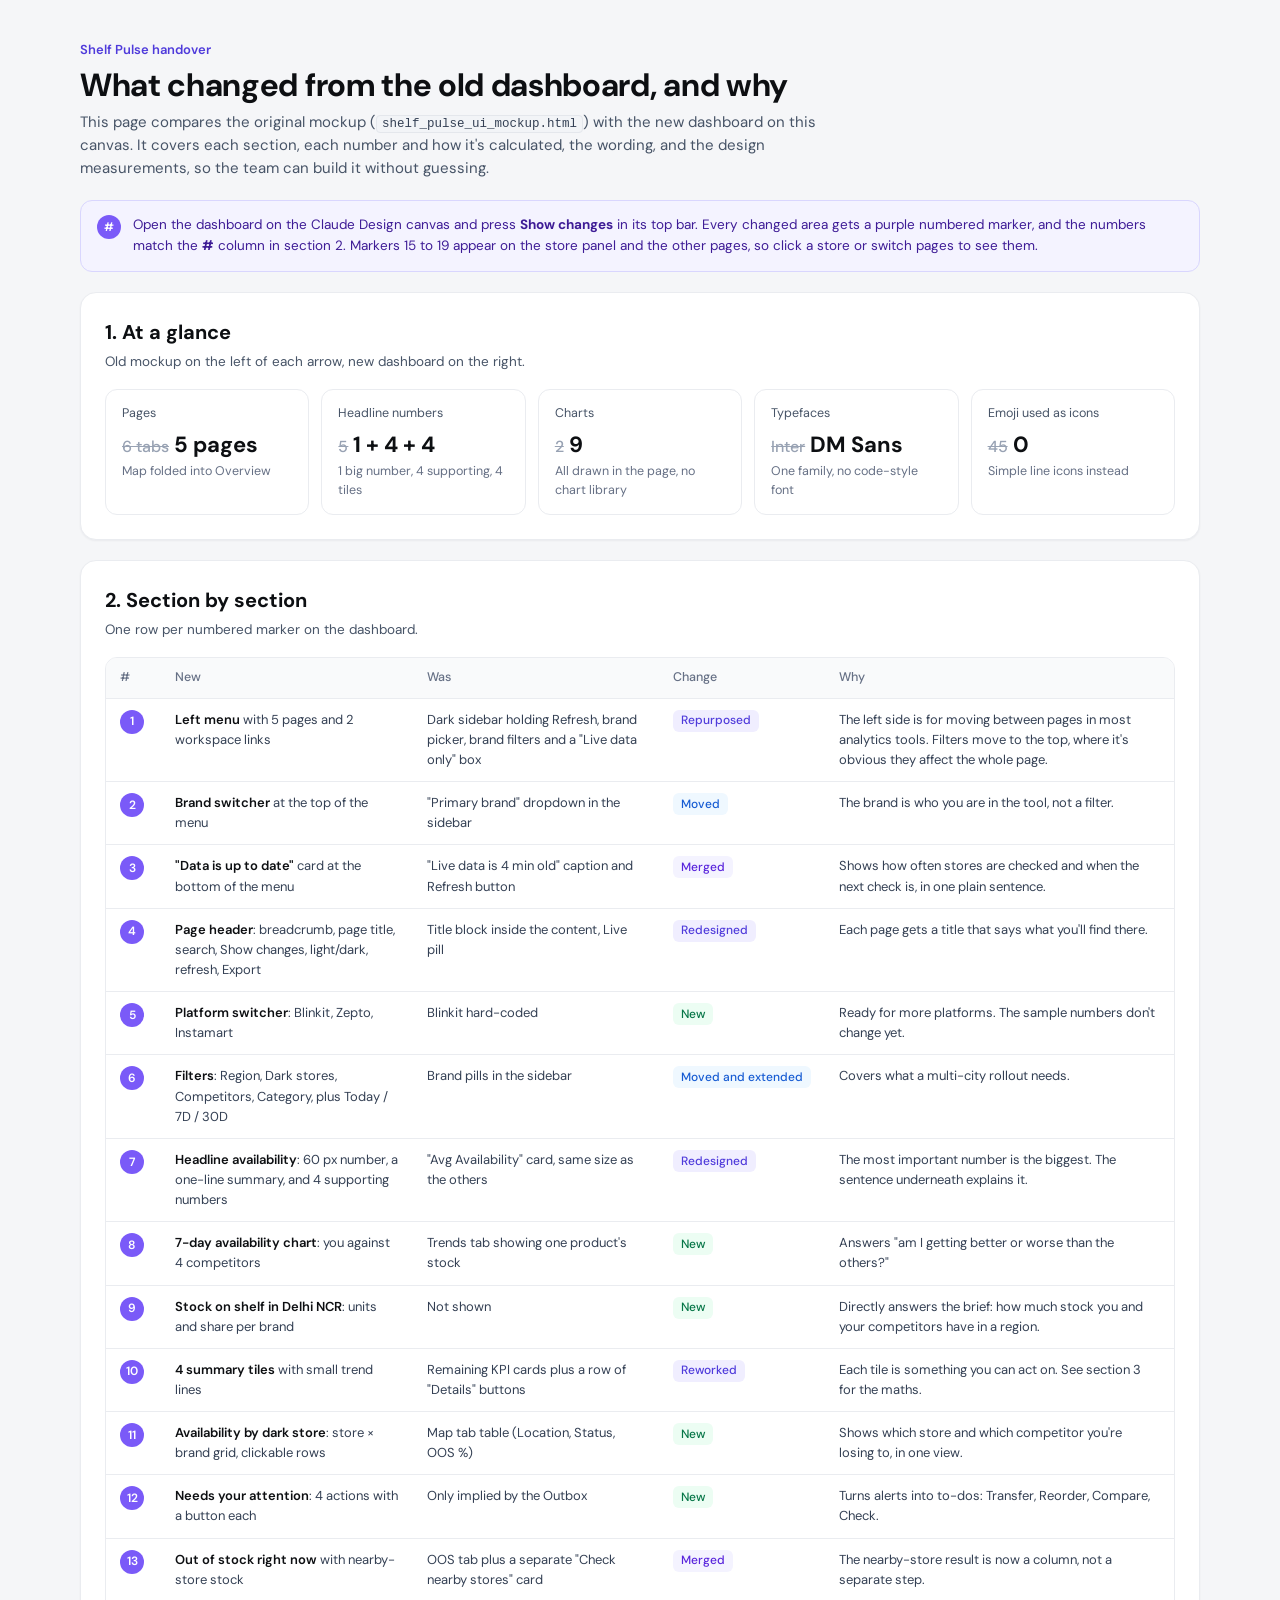
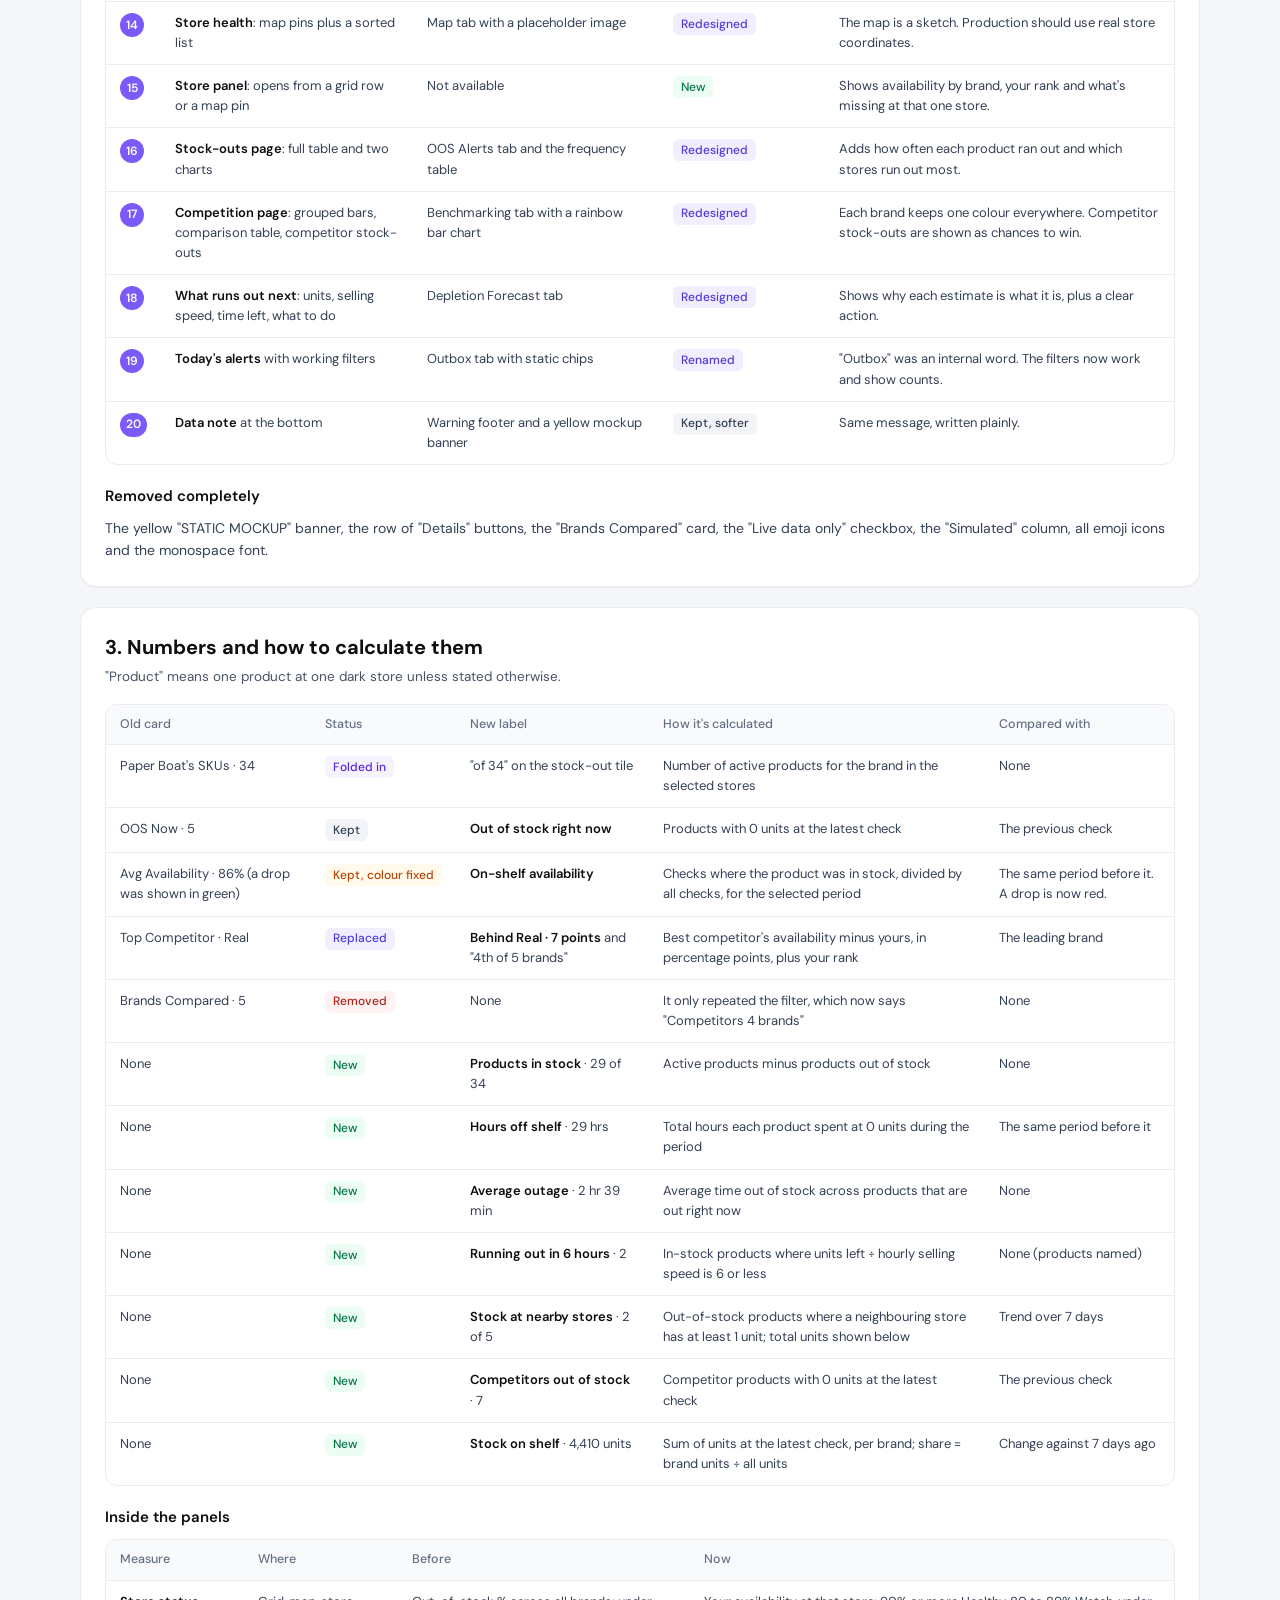
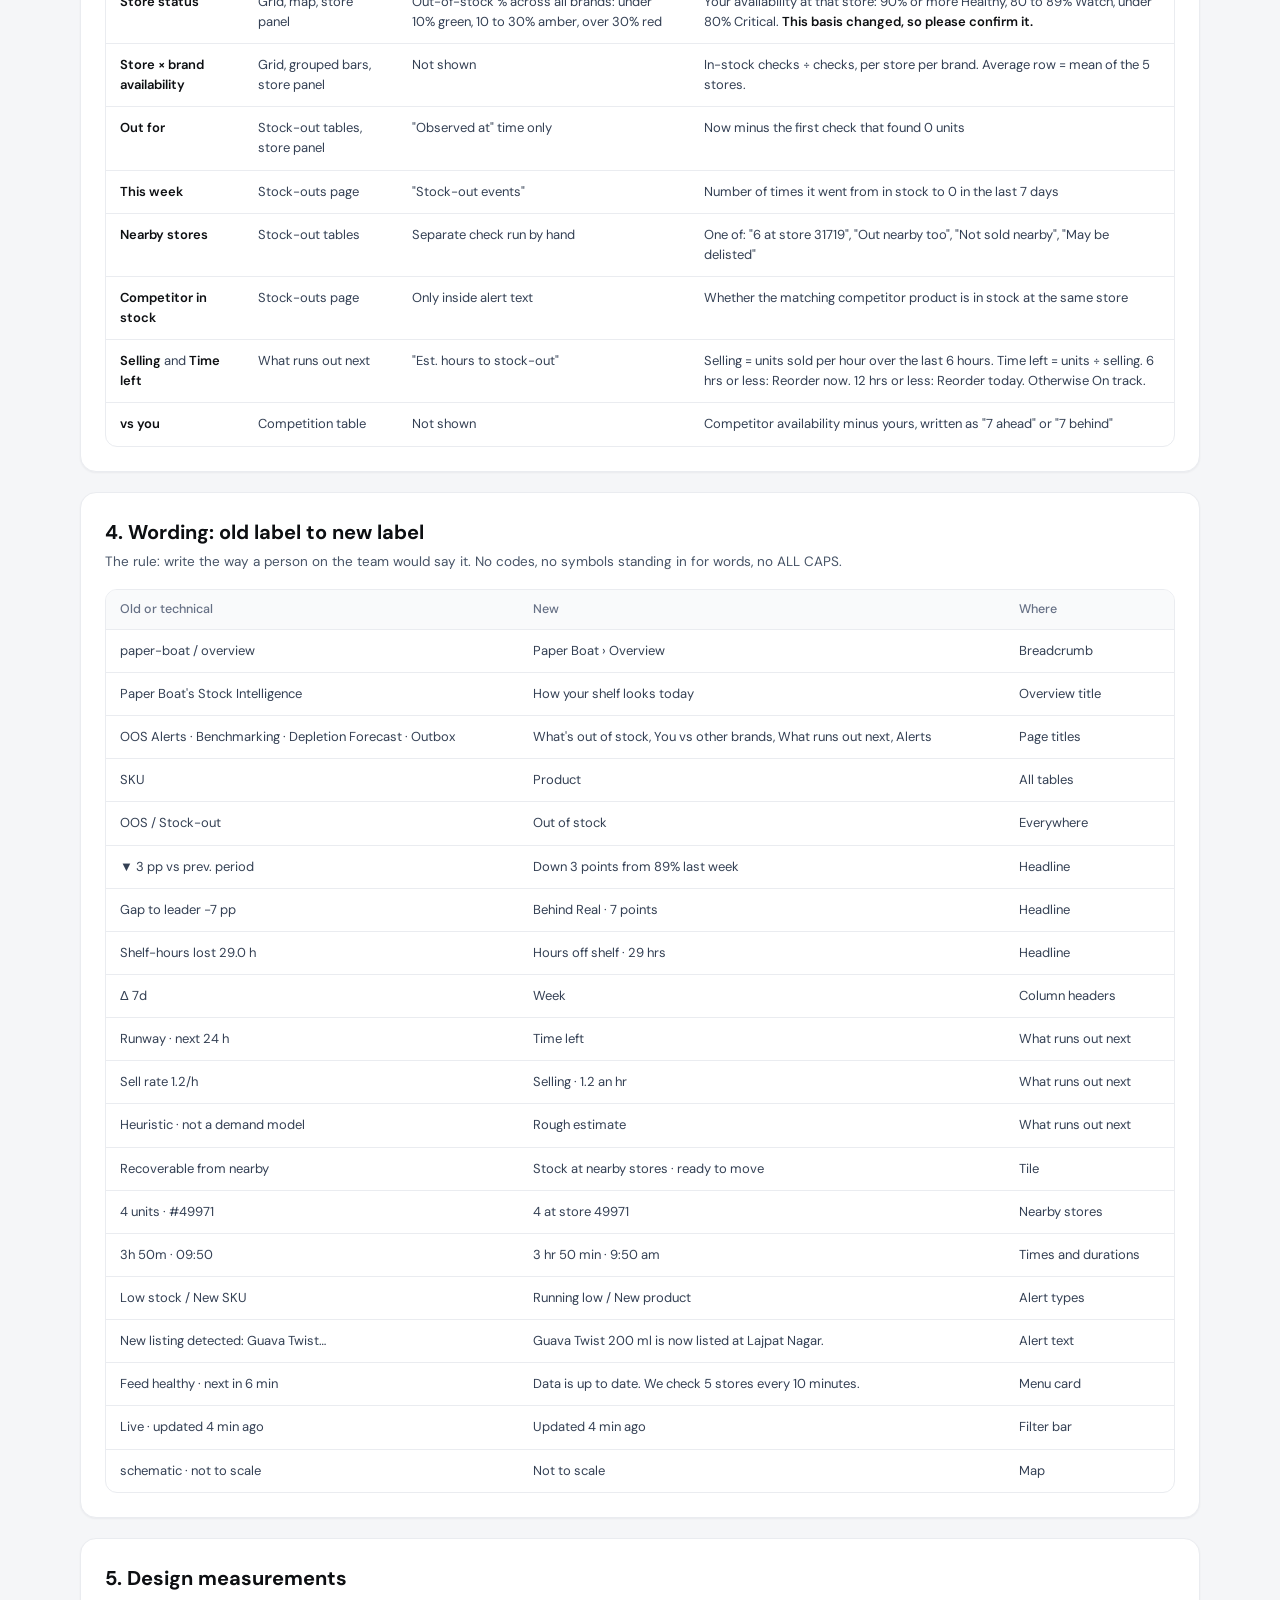
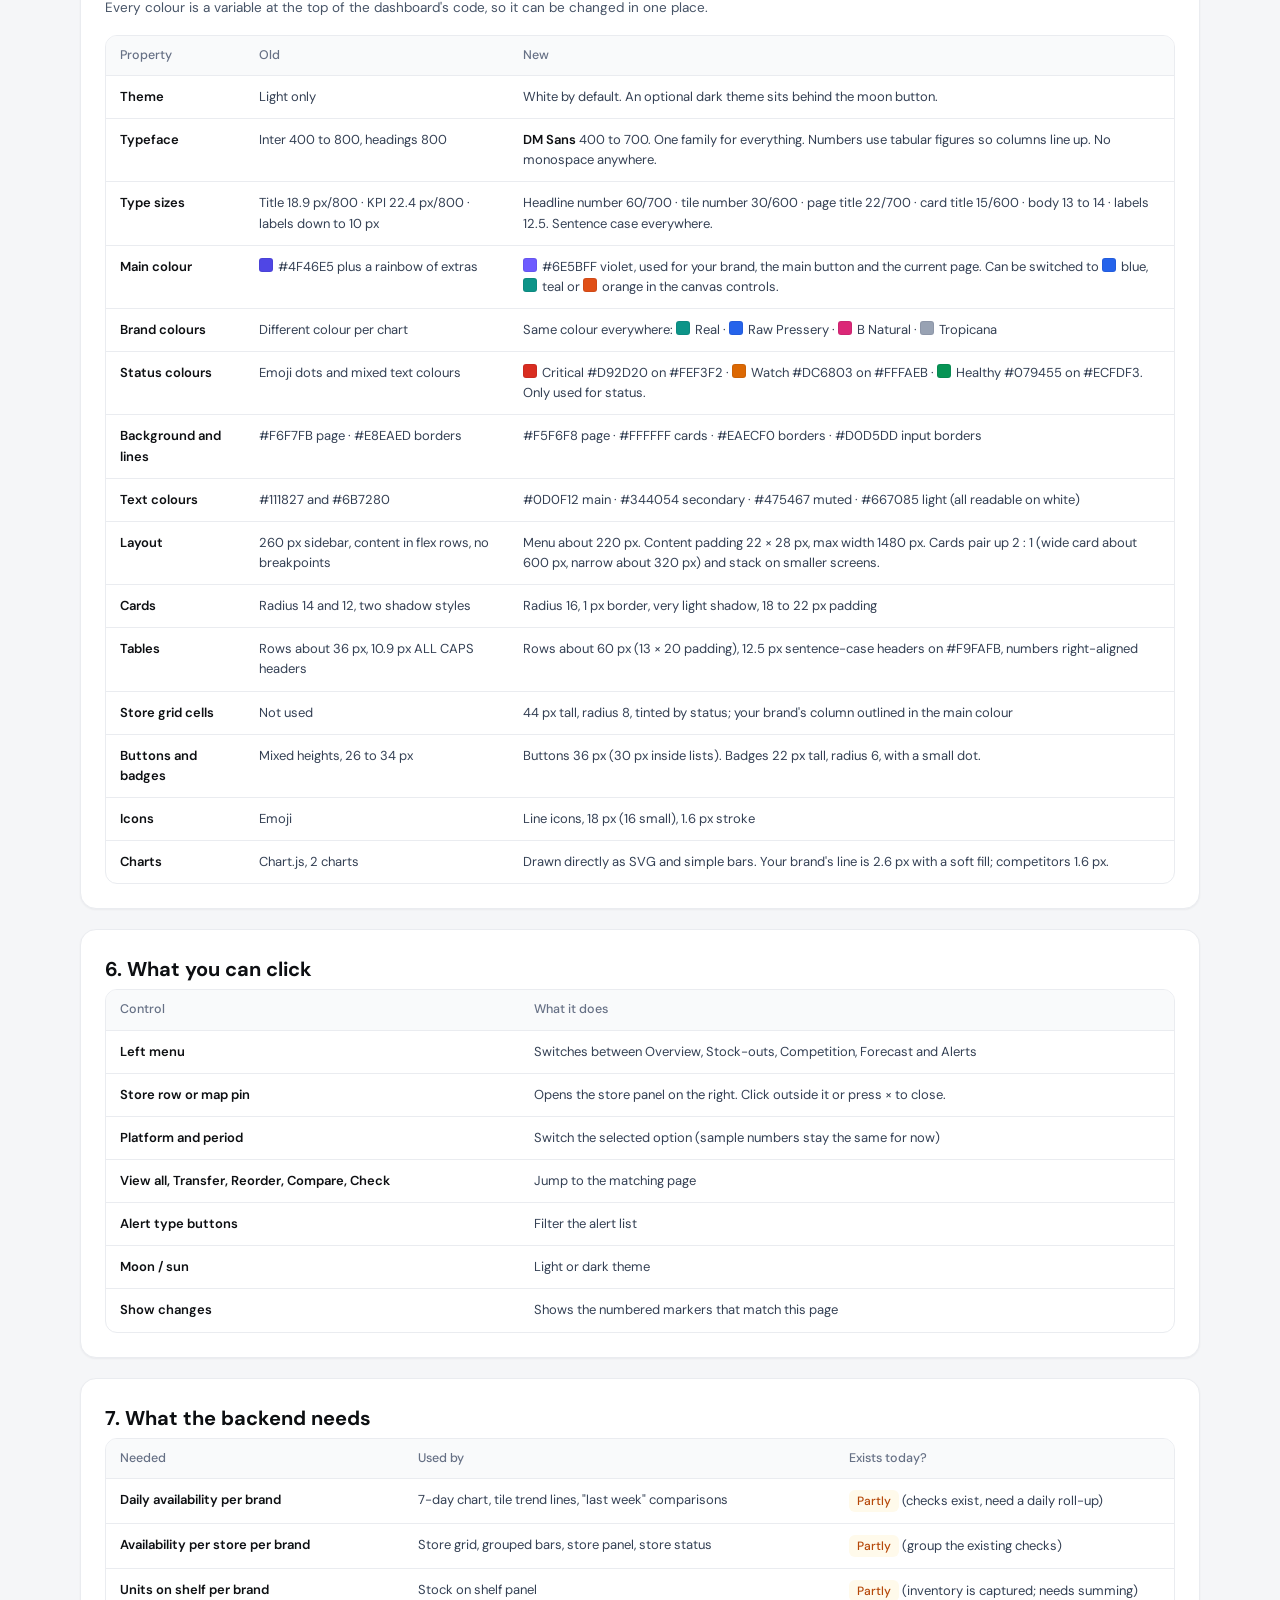
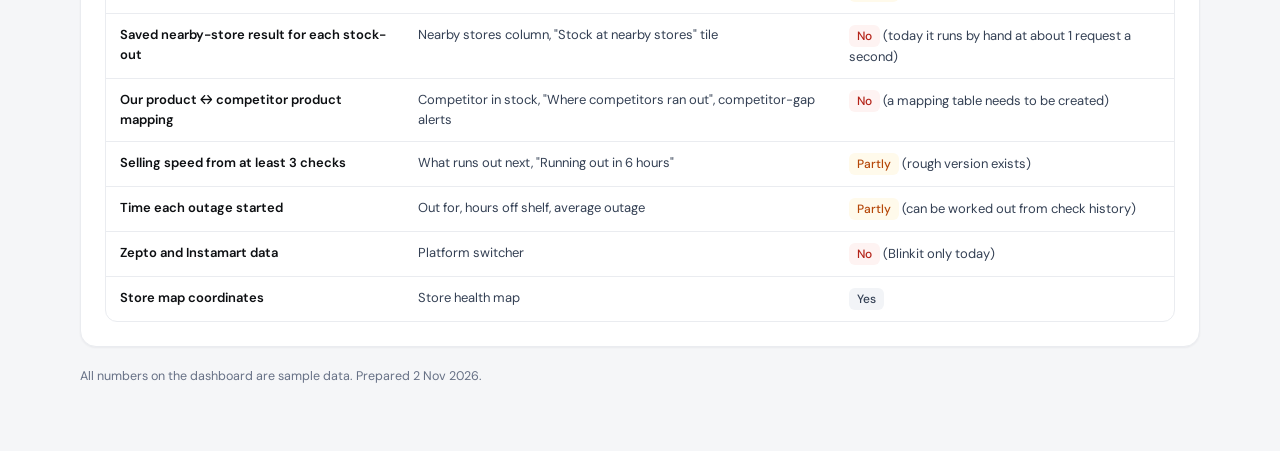
<file: docs/reference/change_notes.html>
<!DOCTYPE html>
<html lang="en"><head><meta charset="UTF-8"><meta name="viewport" content="width=device-width, initial-scale=1.0">
<title>Shelf Pulse: what changed, old vs new</title>

<link href="https://fonts.googleapis.com/css2?family=DM+Sans:opsz,wght@9..40,400;9..40,500;9..40,600;9..40,700&amp;display=swap" rel="stylesheet">
<style>
body{margin:0;background:#F5F6F8}
a{color:#4F3BDB}a:hover{color:#3A28B8}
.cn{font-family:'DM Sans',-apple-system,'Segoe UI',sans-serif;color:#0D0F12;font-size:14px;line-height:1.55;-webkit-font-smoothing:antialiased}
.cn h2{font-size:20px;font-weight:700;margin:0 0 4px}
.cn h3{font-size:15px;font-weight:600;margin:20px 0 10px}
.sec{background:#FFFFFF;border:1px solid #EAECF0;border-radius:16px;padding:24px;box-shadow:0 1px 2px rgba(16,24,40,.05)}
.lead{color:#475467;margin:0 0 16px;font-size:13.5px}
.tw{overflow-x:auto;border:1px solid #EAECF0;border-radius:12px}
.tw table{width:100%;border-collapse:collapse;font-size:13px;min-width:760px}
.tw th{text-align:left;font-size:12.5px;font-weight:500;color:#667085;background:#F9FAFB;padding:10px 14px;border-bottom:1px solid #EAECF0}
.tw td{padding:11px 14px;border-bottom:1px solid #EAECF0;vertical-align:top;color:#344054}
.tw tr:last-child td{border-bottom:0}
.tw td b{color:#0D0F12;font-weight:600}
.old{color:#667085}
.n{display:inline-flex;align-items:center;justify-content:center;min-width:24px;height:24px;padding:0 6px;box-sizing:border-box;border-radius:12px;background:#7A5AF8;color:#FFFFFF;font-weight:600;font-size:12px}
.tag{display:inline-flex;align-items:center;height:22px;padding:0 8px;border-radius:6px;font-size:12px;font-weight:500;white-space:nowrap}
.t-new{background:#ECFDF3;color:#067647}.t-moved{background:#EFF8FF;color:#175CD3}.t-merged{background:#F4F3FF;color:#5925DC}
.t-re{background:#F0EEFF;color:#4F3BDB}.t-gone{background:#FEF3F2;color:#B42318}.t-kept{background:#F2F4F7;color:#344054}.t-fix{background:#FFFAEB;color:#B54708}
.sw{display:inline-block;width:12px;height:12px;border-radius:3px;vertical-align:-1px;margin-right:5px;border:1px solid rgba(16,24,40,.08)}
code{font-size:12.5px;background:#F2F4F7;border:1px solid #E4E7EC;border-radius:4px;padding:1px 5px;color:#344054}
</style>

</head><body>

<div class="cn" style="background:#F5F6F8;min-height:100vh;box-sizing:border-box;padding:40px 32px 64px">
<div style="max-width:1120px;margin:0 auto;display:flex;flex-direction:column;gap:20px">

  <header style="display:flex;flex-direction:column;gap:6px">
    <div style="font-size:13px;font-weight:600;color:#4F3BDB">Shelf Pulse handover</div>
    <h1 style="margin:0;font-size:32px;font-weight:700;letter-spacing:-.01em;line-height:1.2">What changed from the old dashboard, and why</h1>
    <p style="margin:0;color:#475467;font-size:15px;max-width:760px">This page compares the original mockup (<code>shelf_pulse_ui_mockup.html</code>) with the new dashboard on this canvas. It covers each section, each number and how it's calculated, the wording, and the design measurements, so the team can build it without guessing.</p>
  </header>

  <div style="display:flex;gap:12px;align-items:flex-start;background:#F4F3FF;border:1px solid #D9D6FE;border-radius:12px;padding:14px 16px;color:#3E1C96;font-size:13.5px">
    <span class="n" style="flex:none">#</span>
    <div>Open the dashboard on the Claude Design canvas and press <b>Show changes</b> in its top bar. Every changed area gets a purple numbered marker, and the numbers match the <b>#</b> column in section 2. Markers 15 to 19 appear on the store panel and the other pages, so click a store or switch pages to see them.</div>
  </div>

  <!-- 1 -->
  <section class="sec">
    <h2>1. At a glance</h2>
    <p class="lead">Old mockup on the left of each arrow, new dashboard on the right.</p>
    <div style="display:grid;grid-template-columns:repeat(auto-fit, minmax(190px, 1fr));gap:12px">
      <div style="border:1px solid #EAECF0;border-radius:12px;padding:14px 16px"><div style="font-size:12.5px;color:#475467">Pages</div><div style="font-size:22px;font-weight:700;margin-top:4px"><span style="color:#98A2B3;text-decoration:line-through;font-size:16px;font-weight:500">6 tabs</span> 5 pages</div><div style="font-size:12.5px;color:#667085">Map folded into Overview</div></div>
      <div style="border:1px solid #EAECF0;border-radius:12px;padding:14px 16px"><div style="font-size:12.5px;color:#475467">Headline numbers</div><div style="font-size:22px;font-weight:700;margin-top:4px"><span style="color:#98A2B3;text-decoration:line-through;font-size:16px;font-weight:500">5</span> 1 + 4 + 4</div><div style="font-size:12.5px;color:#667085">1 big number, 4 supporting, 4 tiles</div></div>
      <div style="border:1px solid #EAECF0;border-radius:12px;padding:14px 16px"><div style="font-size:12.5px;color:#475467">Charts</div><div style="font-size:22px;font-weight:700;margin-top:4px"><span style="color:#98A2B3;text-decoration:line-through;font-size:16px;font-weight:500">2</span> 9</div><div style="font-size:12.5px;color:#667085">All drawn in the page, no chart library</div></div>
      <div style="border:1px solid #EAECF0;border-radius:12px;padding:14px 16px"><div style="font-size:12.5px;color:#475467">Typefaces</div><div style="font-size:22px;font-weight:700;margin-top:4px"><span style="color:#98A2B3;text-decoration:line-through;font-size:16px;font-weight:500">Inter</span> DM Sans</div><div style="font-size:12.5px;color:#667085">One family, no code-style font</div></div>
      <div style="border:1px solid #EAECF0;border-radius:12px;padding:14px 16px"><div style="font-size:12.5px;color:#475467">Emoji used as icons</div><div style="font-size:22px;font-weight:700;margin-top:4px"><span style="color:#98A2B3;text-decoration:line-through;font-size:16px;font-weight:500">45</span> 0</div><div style="font-size:12.5px;color:#667085">Simple line icons instead</div></div>
    </div>
  </section>

  <!-- 2 -->
  <section class="sec">
    <h2>2. Section by section</h2>
    <p class="lead">One row per numbered marker on the dashboard.</p>
    <div class="tw"><table>
      <thead><tr><th>#</th><th>New</th><th>Was</th><th>Change</th><th>Why</th></tr></thead>
      <tbody>
        <tr><td><span class="n">1</span></td><td><b>Left menu</b> with 5 pages and 2 workspace links</td><td class="old">Dark sidebar holding Refresh, brand picker, brand filters and a "Live data only" box</td><td><span class="tag t-re">Repurposed</span></td><td>The left side is for moving between pages in most analytics tools. Filters move to the top, where it's obvious they affect the whole page.</td></tr>
        <tr><td><span class="n">2</span></td><td><b>Brand switcher</b> at the top of the menu</td><td class="old">"Primary brand" dropdown in the sidebar</td><td><span class="tag t-moved">Moved</span></td><td>The brand is who you are in the tool, not a filter.</td></tr>
        <tr><td><span class="n">3</span></td><td><b>"Data is up to date"</b> card at the bottom of the menu</td><td class="old">"Live data is 4 min old" caption and Refresh button</td><td><span class="tag t-merged">Merged</span></td><td>Shows how often stores are checked and when the next check is, in one plain sentence.</td></tr>
        <tr><td><span class="n">4</span></td><td><b>Page header</b>: breadcrumb, page title, search, Show changes, light/dark, refresh, Export</td><td class="old">Title block inside the content, Live pill</td><td><span class="tag t-re">Redesigned</span></td><td>Each page gets a title that says what you'll find there.</td></tr>
        <tr><td><span class="n">5</span></td><td><b>Platform switcher</b>: Blinkit, Zepto, Instamart</td><td class="old">Blinkit hard-coded</td><td><span class="tag t-new">New</span></td><td>Ready for more platforms. The sample numbers don't change yet.</td></tr>
        <tr><td><span class="n">6</span></td><td><b>Filters</b>: Region, Dark stores, Competitors, Category, plus Today / 7D / 30D</td><td class="old">Brand pills in the sidebar</td><td><span class="tag t-moved">Moved and extended</span></td><td>Covers what a multi-city rollout needs.</td></tr>
        <tr><td><span class="n">7</span></td><td><b>Headline availability</b>: 60 px number, a one-line summary, and 4 supporting numbers</td><td class="old">"Avg Availability" card, same size as the others</td><td><span class="tag t-re">Redesigned</span></td><td>The most important number is the biggest. The sentence underneath explains it.</td></tr>
        <tr><td><span class="n">8</span></td><td><b>7-day availability chart</b>: you against 4 competitors</td><td class="old">Trends tab showing one product's stock</td><td><span class="tag t-new">New</span></td><td>Answers "am I getting better or worse than the others?"</td></tr>
        <tr><td><span class="n">9</span></td><td><b>Stock on shelf in Delhi NCR</b>: units and share per brand</td><td class="old">Not shown</td><td><span class="tag t-new">New</span></td><td>Directly answers the brief: how much stock you and your competitors have in a region.</td></tr>
        <tr><td><span class="n">10</span></td><td><b>4 summary tiles</b> with small trend lines</td><td class="old">Remaining KPI cards plus a row of "Details" buttons</td><td><span class="tag t-re">Reworked</span></td><td>Each tile is something you can act on. See section 3 for the maths.</td></tr>
        <tr><td><span class="n">11</span></td><td><b>Availability by dark store</b>: store × brand grid, clickable rows</td><td class="old">Map tab table (Location, Status, OOS %)</td><td><span class="tag t-new">New</span></td><td>Shows which store and which competitor you're losing to, in one view.</td></tr>
        <tr><td><span class="n">12</span></td><td><b>Needs your attention</b>: 4 actions with a button each</td><td class="old">Only implied by the Outbox</td><td><span class="tag t-new">New</span></td><td>Turns alerts into to-dos: Transfer, Reorder, Compare, Check.</td></tr>
        <tr><td><span class="n">13</span></td><td><b>Out of stock right now</b> with nearby-store stock</td><td class="old">OOS tab plus a separate "Check nearby stores" card</td><td><span class="tag t-merged">Merged</span></td><td>The nearby-store result is now a column, not a separate step.</td></tr>
        <tr><td><span class="n">14</span></td><td><b>Store health</b>: map pins plus a sorted list</td><td class="old">Map tab with a placeholder image</td><td><span class="tag t-re">Redesigned</span></td><td>The map is a sketch. Production should use real store coordinates.</td></tr>
        <tr><td><span class="n">15</span></td><td><b>Store panel</b>: opens from a grid row or a map pin</td><td class="old">Not available</td><td><span class="tag t-new">New</span></td><td>Shows availability by brand, your rank and what's missing at that one store.</td></tr>
        <tr><td><span class="n">16</span></td><td><b>Stock-outs page</b>: full table and two charts</td><td class="old">OOS Alerts tab and the frequency table</td><td><span class="tag t-re">Redesigned</span></td><td>Adds how often each product ran out and which stores run out most.</td></tr>
        <tr><td><span class="n">17</span></td><td><b>Competition page</b>: grouped bars, comparison table, competitor stock-outs</td><td class="old">Benchmarking tab with a rainbow bar chart</td><td><span class="tag t-re">Redesigned</span></td><td>Each brand keeps one colour everywhere. Competitor stock-outs are shown as chances to win.</td></tr>
        <tr><td><span class="n">18</span></td><td><b>What runs out next</b>: units, selling speed, time left, what to do</td><td class="old">Depletion Forecast tab</td><td><span class="tag t-re">Redesigned</span></td><td>Shows why each estimate is what it is, plus a clear action.</td></tr>
        <tr><td><span class="n">19</span></td><td><b>Today's alerts</b> with working filters</td><td class="old">Outbox tab with static chips</td><td><span class="tag t-re">Renamed</span></td><td>"Outbox" was an internal word. The filters now work and show counts.</td></tr>
        <tr><td><span class="n">20</span></td><td><b>Data note</b> at the bottom</td><td class="old">Warning footer and a yellow mockup banner</td><td><span class="tag t-kept">Kept, softer</span></td><td>Same message, written plainly.</td></tr>
      </tbody>
    </table></div>
    <h3>Removed completely</h3>
    <p style="margin:0;color:#344054">The yellow "STATIC MOCKUP" banner, the row of "Details" buttons, the "Brands Compared" card, the "Live data only" checkbox, the "Simulated" column, all emoji icons and the monospace font.</p>
  </section>

  <!-- 3 -->
  <section class="sec">
    <h2>3. Numbers and how to calculate them</h2>
    <p class="lead">"Product" means one product at one dark store unless stated otherwise.</p>
    <div class="tw"><table>
      <thead><tr><th>Old card</th><th>Status</th><th>New label</th><th>How it's calculated</th><th>Compared with</th></tr></thead>
      <tbody>
        <tr><td class="old">Paper Boat's SKUs · 34</td><td><span class="tag t-merged">Folded in</span></td><td>"of 34" on the stock-out tile</td><td>Number of active products for the brand in the selected stores</td><td>None</td></tr>
        <tr><td class="old">OOS Now · 5</td><td><span class="tag t-kept">Kept</span></td><td><b>Out of stock right now</b></td><td>Products with 0 units at the latest check</td><td>The previous check</td></tr>
        <tr><td class="old">Avg Availability · 86% (a drop was shown in green)</td><td><span class="tag t-fix">Kept, colour fixed</span></td><td><b>On-shelf availability</b></td><td>Checks where the product was in stock, divided by all checks, for the selected period</td><td>The same period before it. A drop is now red.</td></tr>
        <tr><td class="old">Top Competitor · Real</td><td><span class="tag t-re">Replaced</span></td><td><b>Behind Real · 7 points</b> and "4th of 5 brands"</td><td>Best competitor's availability minus yours, in percentage points, plus your rank</td><td>The leading brand</td></tr>
        <tr><td class="old">Brands Compared · 5</td><td><span class="tag t-gone">Removed</span></td><td>None</td><td>It only repeated the filter, which now says "Competitors 4 brands"</td><td>None</td></tr>
        <tr><td class="old">None</td><td><span class="tag t-new">New</span></td><td><b>Products in stock</b> · 29 of 34</td><td>Active products minus products out of stock</td><td>None</td></tr>
        <tr><td class="old">None</td><td><span class="tag t-new">New</span></td><td><b>Hours off shelf</b> · 29 hrs</td><td>Total hours each product spent at 0 units during the period</td><td>The same period before it</td></tr>
        <tr><td class="old">None</td><td><span class="tag t-new">New</span></td><td><b>Average outage</b> · 2 hr 39 min</td><td>Average time out of stock across products that are out right now</td><td>None</td></tr>
        <tr><td class="old">None</td><td><span class="tag t-new">New</span></td><td><b>Running out in 6 hours</b> · 2</td><td>In-stock products where units left ÷ hourly selling speed is 6 or less</td><td>None (products named)</td></tr>
        <tr><td class="old">None</td><td><span class="tag t-new">New</span></td><td><b>Stock at nearby stores</b> · 2 of 5</td><td>Out-of-stock products where a neighbouring store has at least 1 unit; total units shown below</td><td>Trend over 7 days</td></tr>
        <tr><td class="old">None</td><td><span class="tag t-new">New</span></td><td><b>Competitors out of stock</b> · 7</td><td>Competitor products with 0 units at the latest check</td><td>The previous check</td></tr>
        <tr><td class="old">None</td><td><span class="tag t-new">New</span></td><td><b>Stock on shelf</b> · 4,410 units</td><td>Sum of units at the latest check, per brand; share = brand units ÷ all units</td><td>Change against 7 days ago</td></tr>
      </tbody>
    </table></div>
    <h3>Inside the panels</h3>
    <div class="tw"><table>
      <thead><tr><th>Measure</th><th>Where</th><th>Before</th><th>Now</th></tr></thead>
      <tbody>
        <tr><td><b>Store status</b></td><td>Grid, map, store panel</td><td class="old">Out-of-stock % across all brands: under 10% green, 10 to 30% amber, over 30% red</td><td>Your availability at that store: 90% or more Healthy, 80 to 89% Watch, under 80% Critical. <b>This basis changed, so please confirm it.</b></td></tr>
        <tr><td><b>Store × brand availability</b></td><td>Grid, grouped bars, store panel</td><td class="old">Not shown</td><td>In-stock checks ÷ checks, per store per brand. Average row = mean of the 5 stores.</td></tr>
        <tr><td><b>Out for</b></td><td>Stock-out tables, store panel</td><td class="old">"Observed at" time only</td><td>Now minus the first check that found 0 units</td></tr>
        <tr><td><b>This week</b></td><td>Stock-outs page</td><td class="old">"Stock-out events"</td><td>Number of times it went from in stock to 0 in the last 7 days</td></tr>
        <tr><td><b>Nearby stores</b></td><td>Stock-out tables</td><td class="old">Separate check run by hand</td><td>One of: "6 at store 31719", "Out nearby too", "Not sold nearby", "May be delisted"</td></tr>
        <tr><td><b>Competitor in stock</b></td><td>Stock-outs page</td><td class="old">Only inside alert text</td><td>Whether the matching competitor product is in stock at the same store</td></tr>
        <tr><td><b>Selling</b> and <b>Time left</b></td><td>What runs out next</td><td class="old">"Est. hours to stock-out"</td><td>Selling = units sold per hour over the last 6 hours. Time left = units ÷ selling. 6 hrs or less: Reorder now. 12 hrs or less: Reorder today. Otherwise On track.</td></tr>
        <tr><td><b>vs you</b></td><td>Competition table</td><td class="old">Not shown</td><td>Competitor availability minus yours, written as "7 ahead" or "7 behind"</td></tr>
      </tbody>
    </table></div>
  </section>

  <!-- 4 -->
  <section class="sec">
    <h2>4. Wording: old label to new label</h2>
    <p class="lead">The rule: write the way a person on the team would say it. No codes, no symbols standing in for words, no ALL CAPS.</p>
    <div class="tw"><table>
      <thead><tr><th>Old or technical</th><th>New</th><th>Where</th></tr></thead>
      <tbody>
        <tr><td class="old">paper-boat / overview</td><td>Paper Boat › Overview</td><td>Breadcrumb</td></tr>
        <tr><td class="old">Paper Boat's Stock Intelligence</td><td>How your shelf looks today</td><td>Overview title</td></tr>
        <tr><td class="old">OOS Alerts · Benchmarking · Depletion Forecast · Outbox</td><td>What's out of stock, You vs other brands, What runs out next, Alerts</td><td>Page titles</td></tr>
        <tr><td class="old">SKU</td><td>Product</td><td>All tables</td></tr>
        <tr><td class="old">OOS / Stock-out</td><td>Out of stock</td><td>Everywhere</td></tr>
        <tr><td class="old">▼ 3 pp vs prev. period</td><td>Down 3 points from 89% last week</td><td>Headline</td></tr>
        <tr><td class="old">Gap to leader −7 pp</td><td>Behind Real · 7 points</td><td>Headline</td></tr>
        <tr><td class="old">Shelf-hours lost 29.0 h</td><td>Hours off shelf · 29 hrs</td><td>Headline</td></tr>
        <tr><td class="old">Δ 7d</td><td>Week</td><td>Column headers</td></tr>
        <tr><td class="old">Runway · next 24 h</td><td>Time left</td><td>What runs out next</td></tr>
        <tr><td class="old">Sell rate 1.2/h</td><td>Selling · 1.2 an hr</td><td>What runs out next</td></tr>
        <tr><td class="old">Heuristic · not a demand model</td><td>Rough estimate</td><td>What runs out next</td></tr>
        <tr><td class="old">Recoverable from nearby</td><td>Stock at nearby stores · ready to move</td><td>Tile</td></tr>
        <tr><td class="old">4 units · #49971</td><td>4 at store 49971</td><td>Nearby stores</td></tr>
        <tr><td class="old">3h 50m · 09:50</td><td>3 hr 50 min · 9:50 am</td><td>Times and durations</td></tr>
        <tr><td class="old">Low stock / New SKU</td><td>Running low / New product</td><td>Alert types</td></tr>
        <tr><td class="old">New listing detected: Guava Twist…</td><td>Guava Twist 200 ml is now listed at Lajpat Nagar.</td><td>Alert text</td></tr>
        <tr><td class="old">Feed healthy · next in 6 min</td><td>Data is up to date. We check 5 stores every 10 minutes.</td><td>Menu card</td></tr>
        <tr><td class="old">Live · updated 4 min ago</td><td>Updated 4 min ago</td><td>Filter bar</td></tr>
        <tr><td class="old">schematic · not to scale</td><td>Not to scale</td><td>Map</td></tr>
      </tbody>
    </table></div>
  </section>

  <!-- 5 -->
  <section class="sec">
    <h2>5. Design measurements</h2>
    <p class="lead">Every colour is a variable at the top of the dashboard's code, so it can be changed in one place.</p>
    <div class="tw"><table>
      <thead><tr><th>Property</th><th>Old</th><th>New</th></tr></thead>
      <tbody>
        <tr><td><b>Theme</b></td><td class="old">Light only</td><td>White by default. An optional dark theme sits behind the moon button.</td></tr>
        <tr><td><b>Typeface</b></td><td class="old">Inter 400 to 800, headings 800</td><td><b>DM Sans</b> 400 to 700. One family for everything. Numbers use tabular figures so columns line up. No monospace anywhere.</td></tr>
        <tr><td><b>Type sizes</b></td><td class="old">Title 18.9 px/800 · KPI 22.4 px/800 · labels down to 10 px</td><td>Headline number 60/700 · tile number 30/600 · page title 22/700 · card title 15/600 · body 13 to 14 · labels 12.5. Sentence case everywhere.</td></tr>
        <tr><td><b>Main colour</b></td><td class="old"><span class="sw" style="background:#4f46e5"></span>#4F46E5 plus a rainbow of extras</td><td><span class="sw" style="background:#6E5BFF"></span>#6E5BFF violet, used for your brand, the main button and the current page. Can be switched to <span class="sw" style="background:#2563EB"></span>blue, <span class="sw" style="background:#0D9488"></span>teal or <span class="sw" style="background:#E04F16"></span>orange in the canvas controls.</td></tr>
        <tr><td><b>Brand colours</b></td><td class="old">Different colour per chart</td><td>Same colour everywhere: <span class="sw" style="background:#0D9488"></span>Real · <span class="sw" style="background:#2563EB"></span>Raw Pressery · <span class="sw" style="background:#DB2777"></span>B Natural · <span class="sw" style="background:#98A2B3"></span>Tropicana</td></tr>
        <tr><td><b>Status colours</b></td><td class="old">Emoji dots and mixed text colours</td><td><span class="sw" style="background:#D92D20"></span>Critical #D92D20 on #FEF3F2 · <span class="sw" style="background:#DC6803"></span>Watch #DC6803 on #FFFAEB · <span class="sw" style="background:#079455"></span>Healthy #079455 on #ECFDF3. Only used for status.</td></tr>
        <tr><td><b>Background and lines</b></td><td class="old">#F6F7FB page · #E8EAED borders</td><td>#F5F6F8 page · #FFFFFF cards · #EAECF0 borders · #D0D5DD input borders</td></tr>
        <tr><td><b>Text colours</b></td><td class="old">#111827 and #6B7280</td><td>#0D0F12 main · #344054 secondary · #475467 muted · #667085 light (all readable on white)</td></tr>
        <tr><td><b>Layout</b></td><td class="old">260 px sidebar, content in flex rows, no breakpoints</td><td>Menu about 220 px. Content padding 22 × 28 px, max width 1480 px. Cards pair up 2 : 1 (wide card about 600 px, narrow about 320 px) and stack on smaller screens.</td></tr>
        <tr><td><b>Cards</b></td><td class="old">Radius 14 and 12, two shadow styles</td><td>Radius 16, 1 px border, very light shadow, 18 to 22 px padding</td></tr>
        <tr><td><b>Tables</b></td><td class="old">Rows about 36 px, 10.9 px ALL CAPS headers</td><td>Rows about 60 px (13 × 20 padding), 12.5 px sentence-case headers on #F9FAFB, numbers right-aligned</td></tr>
        <tr><td><b>Store grid cells</b></td><td class="old">Not used</td><td>44 px tall, radius 8, tinted by status; your brand's column outlined in the main colour</td></tr>
        <tr><td><b>Buttons and badges</b></td><td class="old">Mixed heights, 26 to 34 px</td><td>Buttons 36 px (30 px inside lists). Badges 22 px tall, radius 6, with a small dot.</td></tr>
        <tr><td><b>Icons</b></td><td class="old">Emoji</td><td>Line icons, 18 px (16 small), 1.6 px stroke</td></tr>
        <tr><td><b>Charts</b></td><td class="old">Chart.js, 2 charts</td><td>Drawn directly as SVG and simple bars. Your brand's line is 2.6 px with a soft fill; competitors 1.6 px.</td></tr>
      </tbody>
    </table></div>
  </section>

  <!-- 6 -->
  <section class="sec">
    <h2>6. What you can click</h2>
    <div class="tw"><table>
      <thead><tr><th>Control</th><th>What it does</th></tr></thead>
      <tbody>
        <tr><td><b>Left menu</b></td><td>Switches between Overview, Stock-outs, Competition, Forecast and Alerts</td></tr>
        <tr><td><b>Store row or map pin</b></td><td>Opens the store panel on the right. Click outside it or press × to close.</td></tr>
        <tr><td><b>Platform and period</b></td><td>Switch the selected option (sample numbers stay the same for now)</td></tr>
        <tr><td><b>View all, Transfer, Reorder, Compare, Check</b></td><td>Jump to the matching page</td></tr>
        <tr><td><b>Alert type buttons</b></td><td>Filter the alert list</td></tr>
        <tr><td><b>Moon / sun</b></td><td>Light or dark theme</td></tr>
        <tr><td><b>Show changes</b></td><td>Shows the numbered markers that match this page</td></tr>
      </tbody>
    </table></div>
  </section>

  <!-- 7 -->
  <section class="sec">
    <h2>7. What the backend needs</h2>
    <div class="tw"><table>
      <thead><tr><th>Needed</th><th>Used by</th><th>Exists today?</th></tr></thead>
      <tbody>
        <tr><td><b>Daily availability per brand</b></td><td>7-day chart, tile trend lines, "last week" comparisons</td><td><span class="tag t-fix">Partly</span> (checks exist, need a daily roll-up)</td></tr>
        <tr><td><b>Availability per store per brand</b></td><td>Store grid, grouped bars, store panel, store status</td><td><span class="tag t-fix">Partly</span> (group the existing checks)</td></tr>
        <tr><td><b>Units on shelf per brand</b></td><td>Stock on shelf panel</td><td><span class="tag t-fix">Partly</span> (inventory is captured; needs summing)</td></tr>
        <tr><td><b>Saved nearby-store result for each stock-out</b></td><td>Nearby stores column, "Stock at nearby stores" tile</td><td><span class="tag t-gone">No</span> (today it runs by hand at about 1 request a second)</td></tr>
        <tr><td><b>Our product ↔ competitor product mapping</b></td><td>Competitor in stock, "Where competitors ran out", competitor-gap alerts</td><td><span class="tag t-gone">No</span> (a mapping table needs to be created)</td></tr>
        <tr><td><b>Selling speed from at least 3 checks</b></td><td>What runs out next, "Running out in 6 hours"</td><td><span class="tag t-fix">Partly</span> (rough version exists)</td></tr>
        <tr><td><b>Time each outage started</b></td><td>Out for, hours off shelf, average outage</td><td><span class="tag t-fix">Partly</span> (can be worked out from check history)</td></tr>
        <tr><td><b>Zepto and Instamart data</b></td><td>Platform switcher</td><td><span class="tag t-gone">No</span> (Blinkit only today)</td></tr>
        <tr><td><b>Store map coordinates</b></td><td>Store health map</td><td><span class="tag t-kept">Yes</span></td></tr>
      </tbody>
    </table></div>
  </section>

  <p style="margin:0;color:#667085;font-size:12.5px">All numbers on the dashboard are sample data. Prepared 2 Nov 2026.</p>
</div>
</div>
</body></html>
</file>
